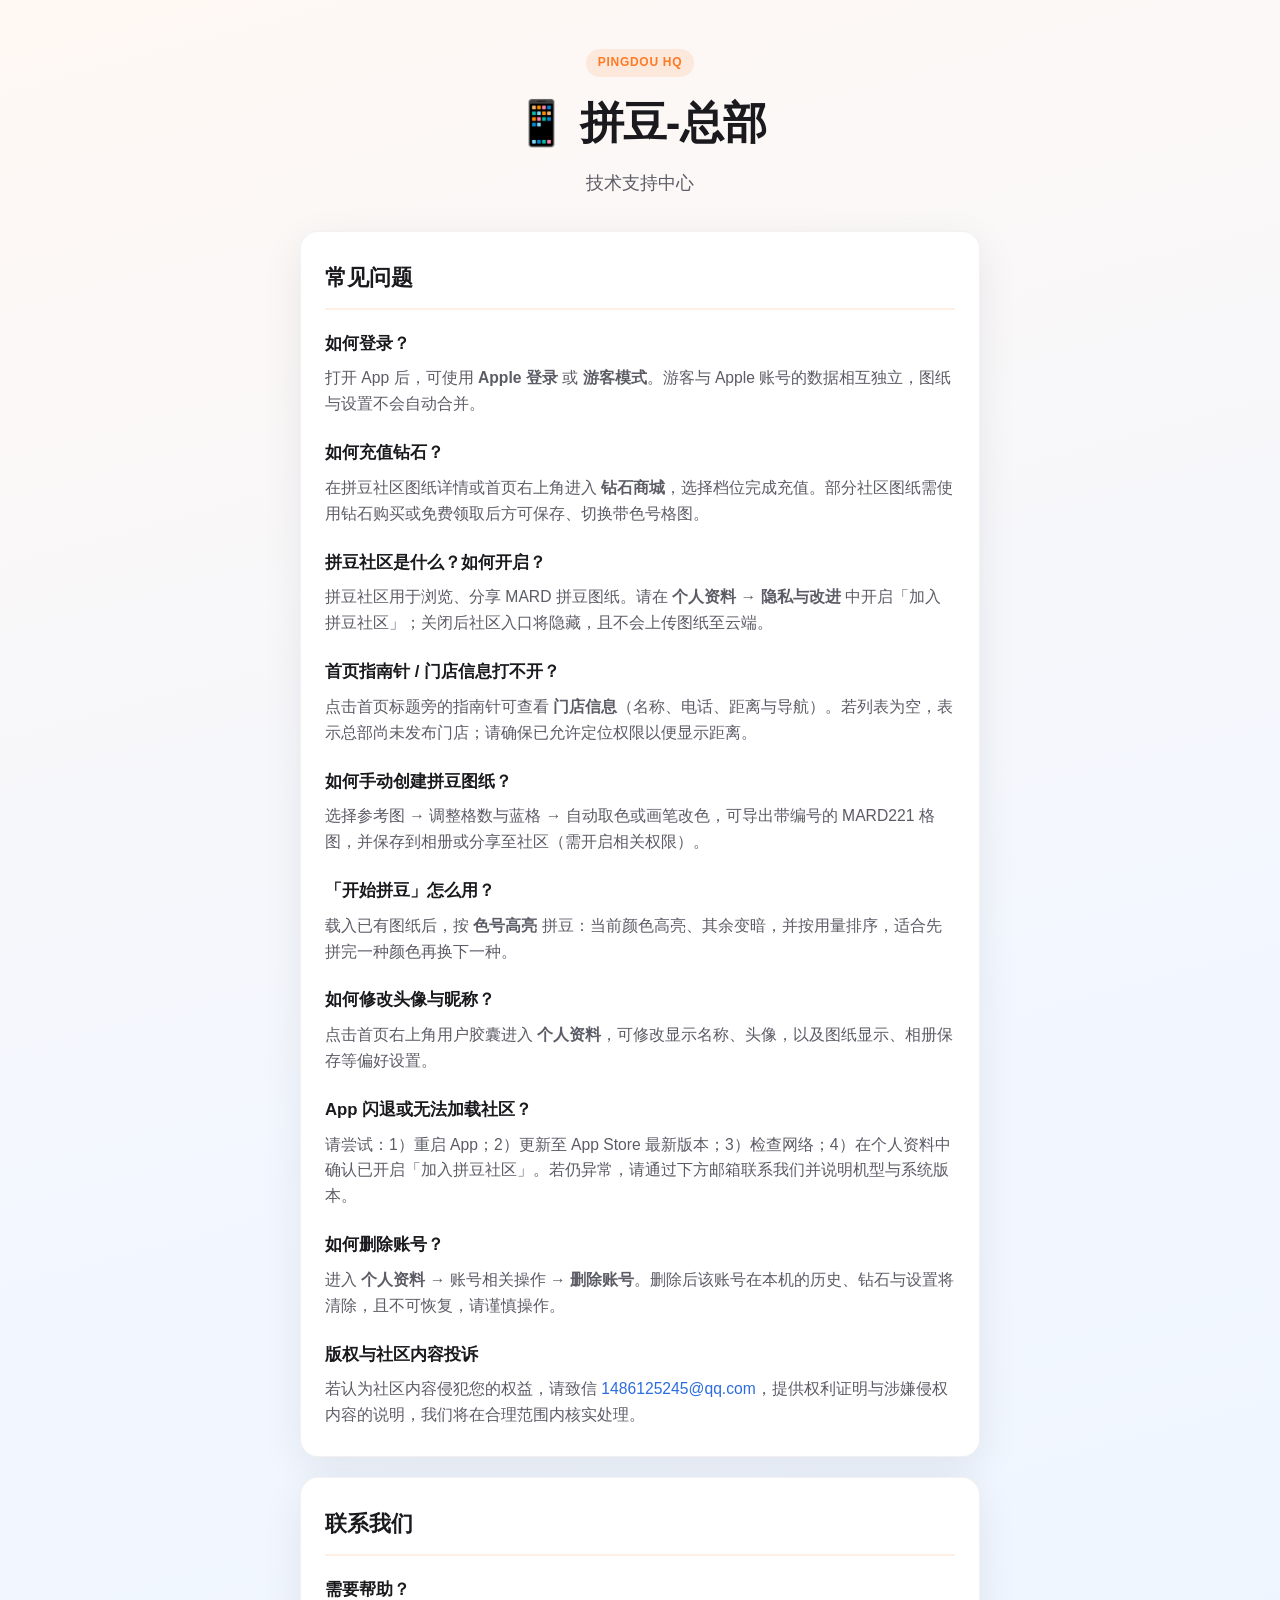
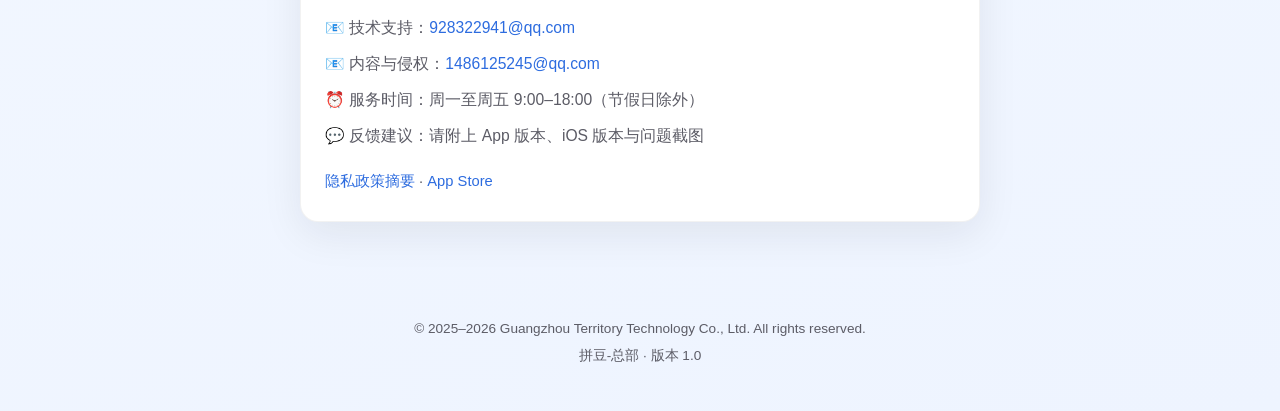
<file: index.html>
<!DOCTYPE html>
<html lang="zh-Hans">
<head>
  <meta charset="utf-8" />
  <meta http-equiv="refresh" content="0; url=support.html" />
  <meta name="viewport" content="width=device-width, initial-scale=1" />
  <title>拼豆-总部 · 技术支持</title>
  <link rel="canonical" href="support.html" />
</head>
<body>
  <p>正在跳转到 <a href="support.html">技术支持</a>…</p>
</body>
</html>
</file>
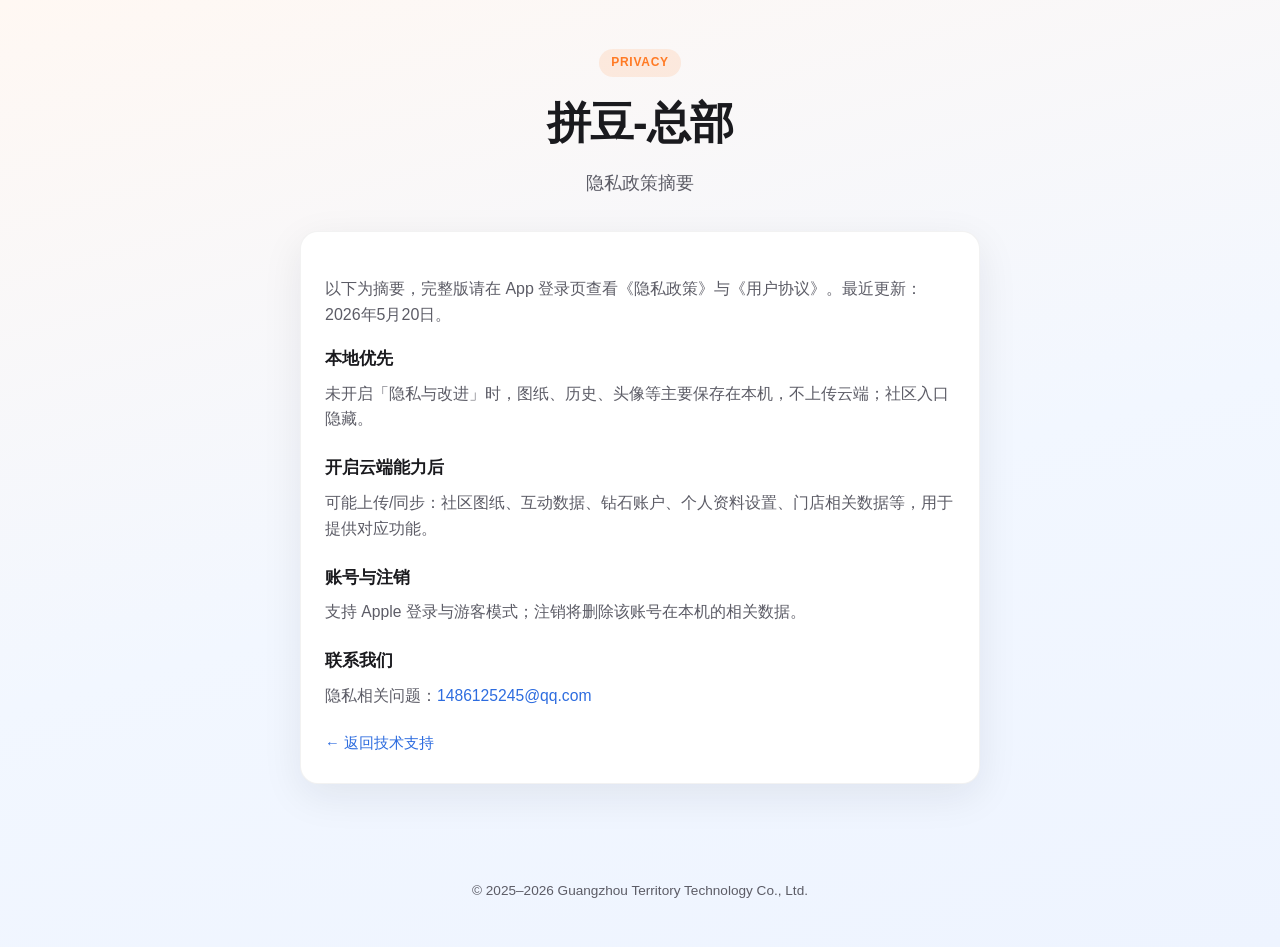
<file: privacy.html>
<!DOCTYPE html>
<html lang="zh-Hans">
<head>
  <meta charset="utf-8" />
  <meta name="viewport" content="width=device-width, initial-scale=1" />
  <title>隐私政策摘要 - 拼豆-总部</title>
  <link rel="stylesheet" href="styles.css" />
</head>
<body>
  <header class="hero">
    <p class="badge">Privacy</p>
    <h1>拼豆-总部</h1>
    <p class="subtitle">隐私政策摘要</p>
  </header>

  <main class="container">
    <section class="card">
      <p class="faq" style="margin-bottom: 16px; color: var(--muted);">
        以下为摘要，完整版请在 App 登录页查看《隐私政策》与《用户协议》。最近更新：2026年5月20日。
      </p>

      <article class="faq">
        <h3>本地优先</h3>
        <p>未开启「隐私与改进」时，图纸、历史、头像等主要保存在本机，不上传云端；社区入口隐藏。</p>
      </article>

      <article class="faq">
        <h3>开启云端能力后</h3>
        <p>可能上传/同步：社区图纸、互动数据、钻石账户、个人资料设置、门店相关数据等，用于提供对应功能。</p>
      </article>

      <article class="faq">
        <h3>账号与注销</h3>
        <p>支持 Apple 登录与游客模式；注销将删除该账号在本机的相关数据。</p>
      </article>

      <article class="faq">
        <h3>联系我们</h3>
        <p>隐私相关问题：<a href="mailto:1486125245@qq.com">1486125245@qq.com</a></p>
      </article>

      <p class="links">
        <a href="support.html">← 返回技术支持</a>
      </p>
    </section>
  </main>

  <footer class="footer">
    <p>© 2025–2026 Guangzhou Territory Technology Co., Ltd.</p>
  </footer>
</body>
</html>
</file>
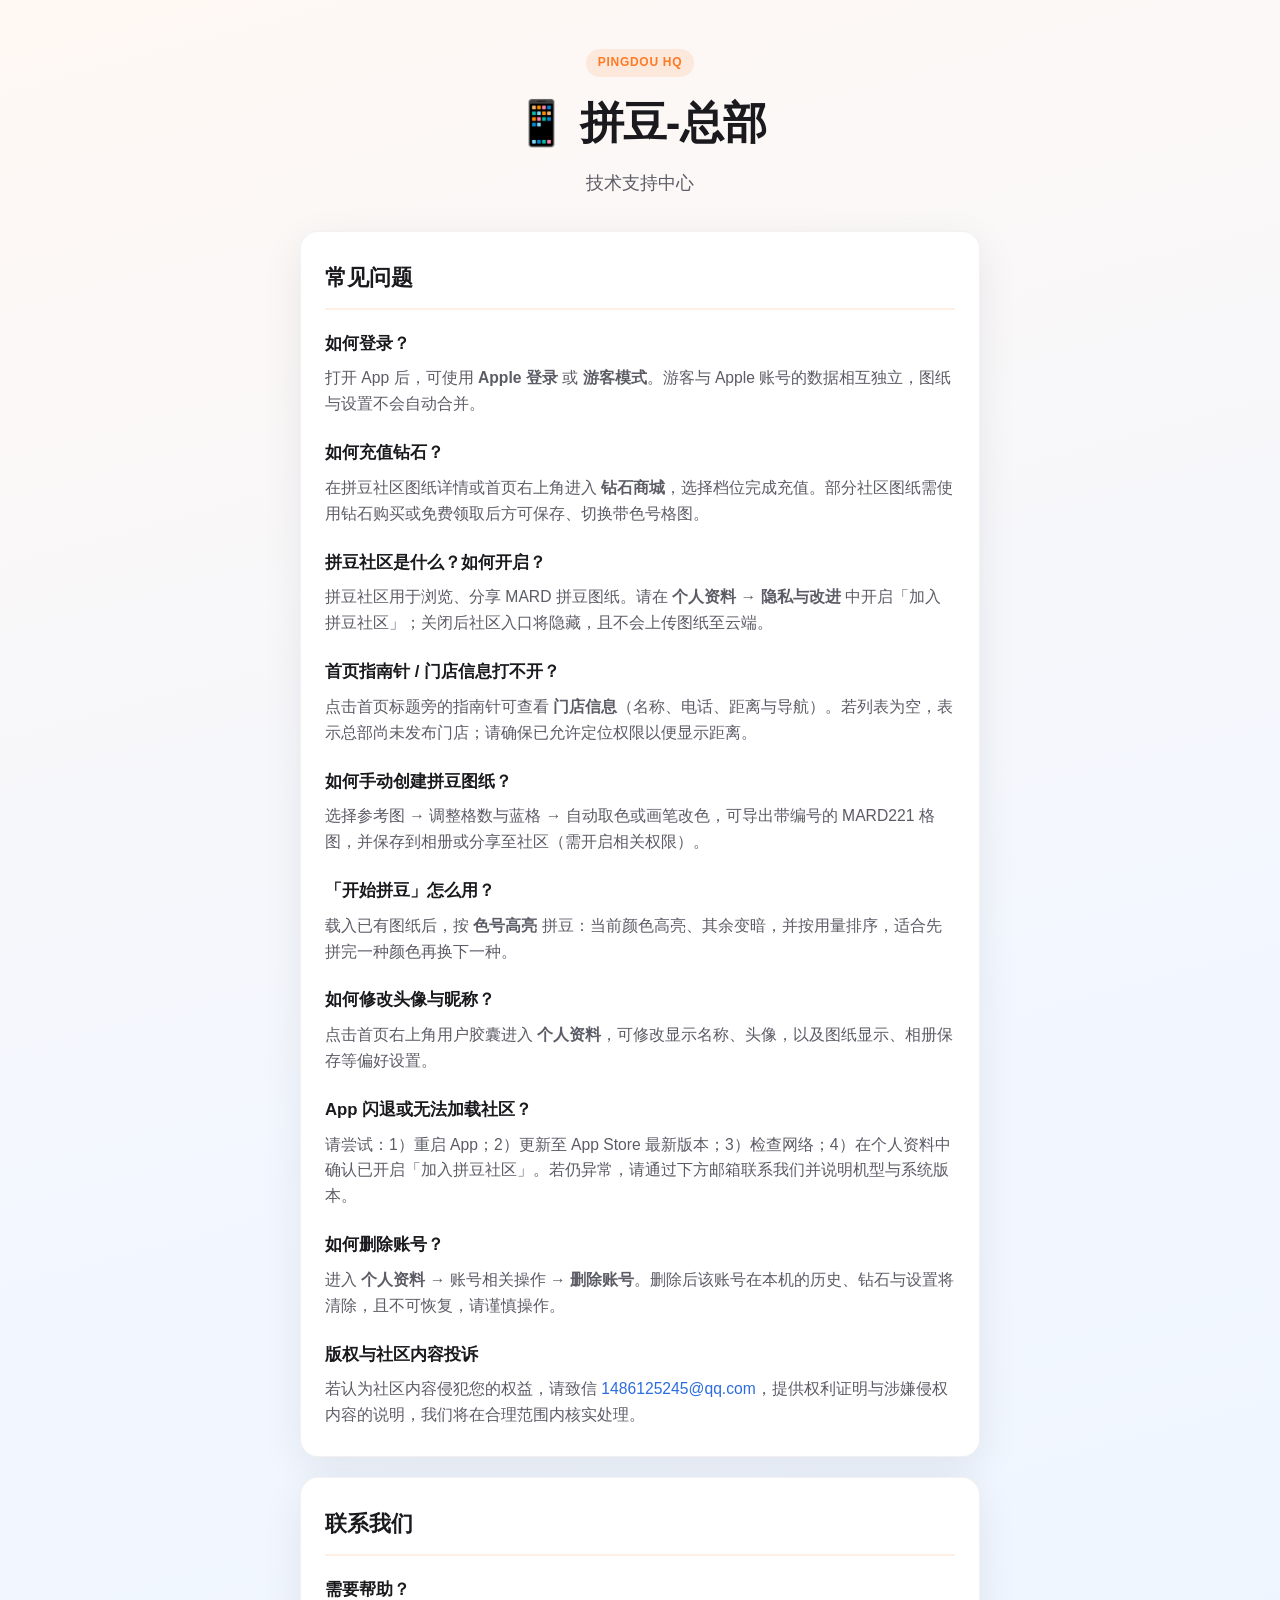
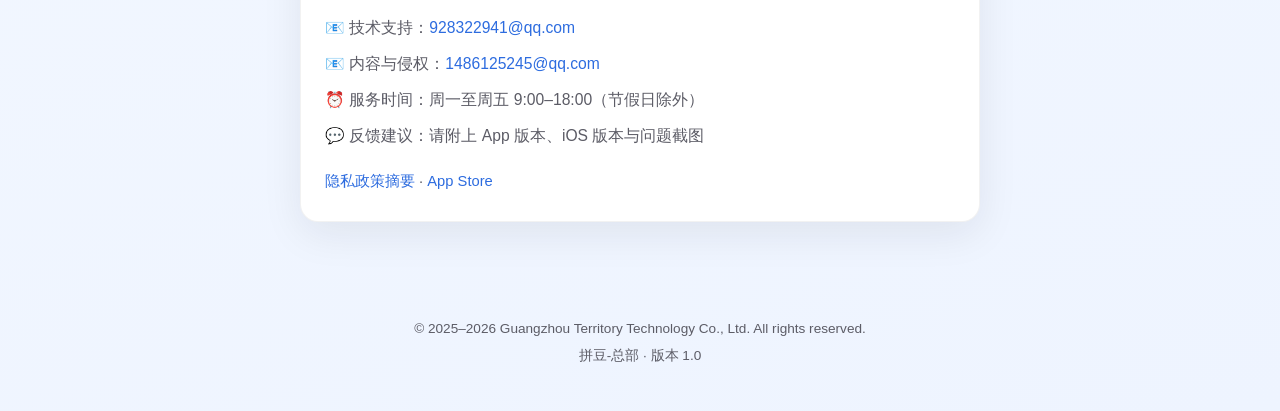
<file: support.html>
<!DOCTYPE html>
<html lang="zh-Hans">
<head>
  <meta charset="utf-8" />
  <meta name="viewport" content="width=device-width, initial-scale=1" />
  <title>技术支持 - 拼豆-总部</title>
  <meta name="description" content="拼豆-总部 App 技术支持、常见问题与联系方式。" />
  <link rel="stylesheet" href="styles.css" />
</head>
<body>
  <header class="hero">
    <p class="badge">Pingdou HQ</p>
    <h1>📱 拼豆-总部</h1>
    <p class="subtitle">技术支持中心</p>
  </header>

  <main class="container">
    <section class="card">
      <h2>常见问题</h2>

      <article class="faq">
        <h3>如何登录？</h3>
        <p>打开 App 后，可使用 <strong>Apple 登录</strong> 或 <strong>游客模式</strong>。游客与 Apple 账号的数据相互独立，图纸与设置不会自动合并。</p>
      </article>

      <article class="faq">
        <h3>如何充值钻石？</h3>
        <p>在拼豆社区图纸详情或首页右上角进入 <strong>钻石商城</strong>，选择档位完成充值。部分社区图纸需使用钻石购买或免费领取后方可保存、切换带色号格图。</p>
      </article>

      <article class="faq">
        <h3>拼豆社区是什么？如何开启？</h3>
        <p>拼豆社区用于浏览、分享 MARD 拼豆图纸。请在 <strong>个人资料</strong> → <strong>隐私与改进</strong> 中开启「加入拼豆社区」；关闭后社区入口将隐藏，且不会上传图纸至云端。</p>
      </article>

      <article class="faq">
        <h3>首页指南针 / 门店信息打不开？</h3>
        <p>点击首页标题旁的指南针可查看 <strong>门店信息</strong>（名称、电话、距离与导航）。若列表为空，表示总部尚未发布门店；请确保已允许定位权限以便显示距离。</p>
      </article>

      <article class="faq">
        <h3>如何手动创建拼豆图纸？</h3>
        <p>选择参考图 → 调整格数与蓝格 → 自动取色或画笔改色，可导出带编号的 MARD221 格图，并保存到相册或分享至社区（需开启相关权限）。</p>
      </article>

      <article class="faq">
        <h3>「开始拼豆」怎么用？</h3>
        <p>载入已有图纸后，按 <strong>色号高亮</strong> 拼豆：当前颜色高亮、其余变暗，并按用量排序，适合先拼完一种颜色再换下一种。</p>
      </article>

      <article class="faq">
        <h3>如何修改头像与昵称？</h3>
        <p>点击首页右上角用户胶囊进入 <strong>个人资料</strong>，可修改显示名称、头像，以及图纸显示、相册保存等偏好设置。</p>
      </article>

      <article class="faq">
        <h3>App 闪退或无法加载社区？</h3>
        <p>请尝试：1）重启 App；2）更新至 App Store 最新版本；3）检查网络；4）在个人资料中确认已开启「加入拼豆社区」。若仍异常，请通过下方邮箱联系我们并说明机型与系统版本。</p>
      </article>

      <article class="faq">
        <h3>如何删除账号？</h3>
        <p>进入 <strong>个人资料</strong> → 账号相关操作 → <strong>删除账号</strong>。删除后该账号在本机的历史、钻石与设置将清除，且不可恢复，请谨慎操作。</p>
      </article>

      <article class="faq">
        <h3>版权与社区内容投诉</h3>
        <p>若认为社区内容侵犯您的权益，请致信 <a href="mailto:1486125245@qq.com">1486125245@qq.com</a>，提供权利证明与涉嫌侵权内容的说明，我们将在合理范围内核实处理。</p>
      </article>
    </section>

    <section class="card contact">
      <h2>联系我们</h2>
      <h3>需要帮助？</h3>
      <ul class="contact-list">
        <li>📧 技术支持：<a href="mailto:928322941@qq.com">928322941@qq.com</a></li>
        <li>📧 内容与侵权：<a href="mailto:1486125245@qq.com">1486125245@qq.com</a></li>
        <li>⏰ 服务时间：周一至周五 9:00–18:00（节假日除外）</li>
        <li>💬 反馈建议：请附上 App 版本、iOS 版本与问题截图</li>
      </ul>
      <p class="links">
        <a href="privacy.html">隐私政策摘要</a>
        <span aria-hidden="true">·</span>
        <a href="https://apps.apple.com" rel="noopener noreferrer">App Store</a>
      </p>
    </section>
  </main>

  <footer class="footer">
    <p>© 2025–2026 Guangzhou Territory Technology Co., Ltd. All rights reserved.</p>
    <p>拼豆-总部 · 版本 1.0</p>
  </footer>
</body>
</html>
</file>
<file: styles.css>
:root {
  --bg-top: #fff8f3;
  --bg-bottom: #f2f7ff;
  --card: #ffffff;
  --text: #1a1a1e;
  --muted: #5c5c66;
  --accent: #ff7a24;
  --accent-soft: rgba(255, 122, 36, 0.12);
  --link: #2d6cdf;
  --shadow: 0 12px 40px rgba(20, 24, 40, 0.08);
  --radius: 18px;
  --font: -apple-system, BlinkMacSystemFont, "PingFang SC", "Helvetica Neue", sans-serif;
}

* {
  box-sizing: border-box;
}

body {
  margin: 0;
  font-family: var(--font);
  color: var(--text);
  background: linear-gradient(165deg, var(--bg-top) 0%, var(--bg-bottom) 55%, #eef4ff 100%);
  min-height: 100vh;
  line-height: 1.65;
}

a {
  color: var(--link);
  text-decoration: none;
}

a:hover {
  text-decoration: underline;
}

.hero {
  text-align: center;
  padding: 48px 20px 32px;
}

.badge {
  display: inline-block;
  margin: 0 0 10px;
  padding: 4px 12px;
  font-size: 12px;
  font-weight: 600;
  letter-spacing: 0.06em;
  text-transform: uppercase;
  color: var(--accent);
  background: var(--accent-soft);
  border-radius: 999px;
}

.hero h1 {
  margin: 0;
  font-size: clamp(2rem, 6vw, 2.75rem);
  font-weight: 800;
  letter-spacing: -0.02em;
}

.subtitle {
  margin: 10px 0 0;
  font-size: 1.125rem;
  color: var(--muted);
  font-weight: 500;
}

.container {
  width: min(720px, 100%);
  margin: 0 auto;
  padding: 0 20px 48px;
}

.card {
  background: var(--card);
  border-radius: var(--radius);
  box-shadow: var(--shadow);
  padding: 28px 24px;
  margin-bottom: 20px;
  border: 1px solid rgba(0, 0, 0, 0.05);
}

.card h2 {
  margin: 0 0 20px;
  font-size: 1.35rem;
  padding-bottom: 12px;
  border-bottom: 2px solid var(--accent-soft);
}

.faq {
  margin-bottom: 22px;
}

.faq:last-child {
  margin-bottom: 0;
}

.faq h3 {
  margin: 0 0 8px;
  font-size: 1.05rem;
  color: var(--text);
}

.faq p {
  margin: 0;
  color: var(--muted);
  font-size: 0.98rem;
}

.contact h3 {
  margin: 0 0 12px;
  font-size: 1.05rem;
}

.contact-list {
  margin: 0;
  padding: 0;
  list-style: none;
}

.contact-list li {
  margin-bottom: 10px;
  font-size: 0.98rem;
  color: var(--muted);
}

.links {
  margin: 20px 0 0;
  font-size: 0.92rem;
  color: var(--muted);
}

.footer {
  text-align: center;
  padding: 24px 20px 40px;
  font-size: 0.85rem;
  color: var(--muted);
}

.footer p {
  margin: 4px 0;
}

@media (prefers-color-scheme: dark) {
  :root {
    --bg-top: #1a1410;
    --bg-bottom: #101820;
    --card: #222228;
    --text: #f4f4f6;
    --muted: #b0b0b8;
    --accent-soft: rgba(255, 122, 36, 0.2);
    --shadow: 0 12px 40px rgba(0, 0, 0, 0.35);
  }

  body {
    background: linear-gradient(165deg, var(--bg-top) 0%, var(--bg-bottom) 100%);
  }

  .card {
    border-color: rgba(255, 255, 255, 0.06);
  }
}
</file>
